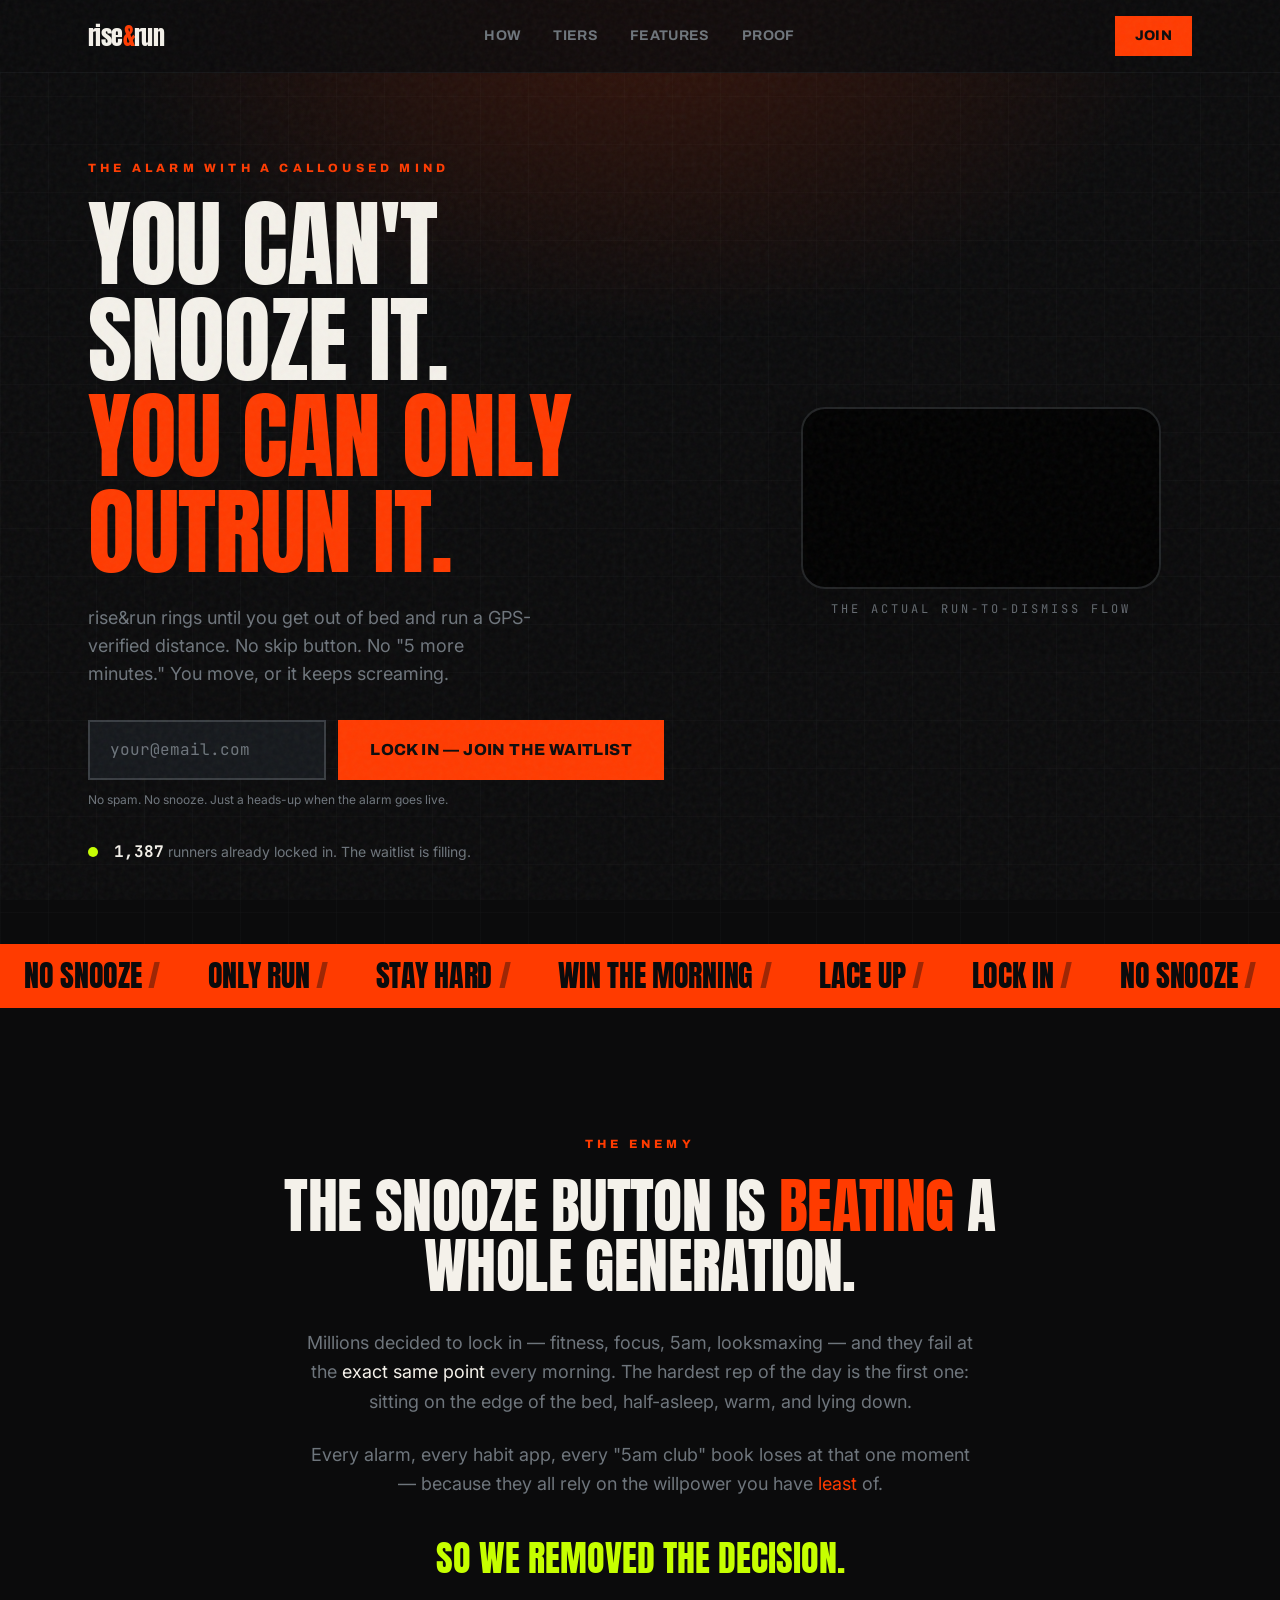
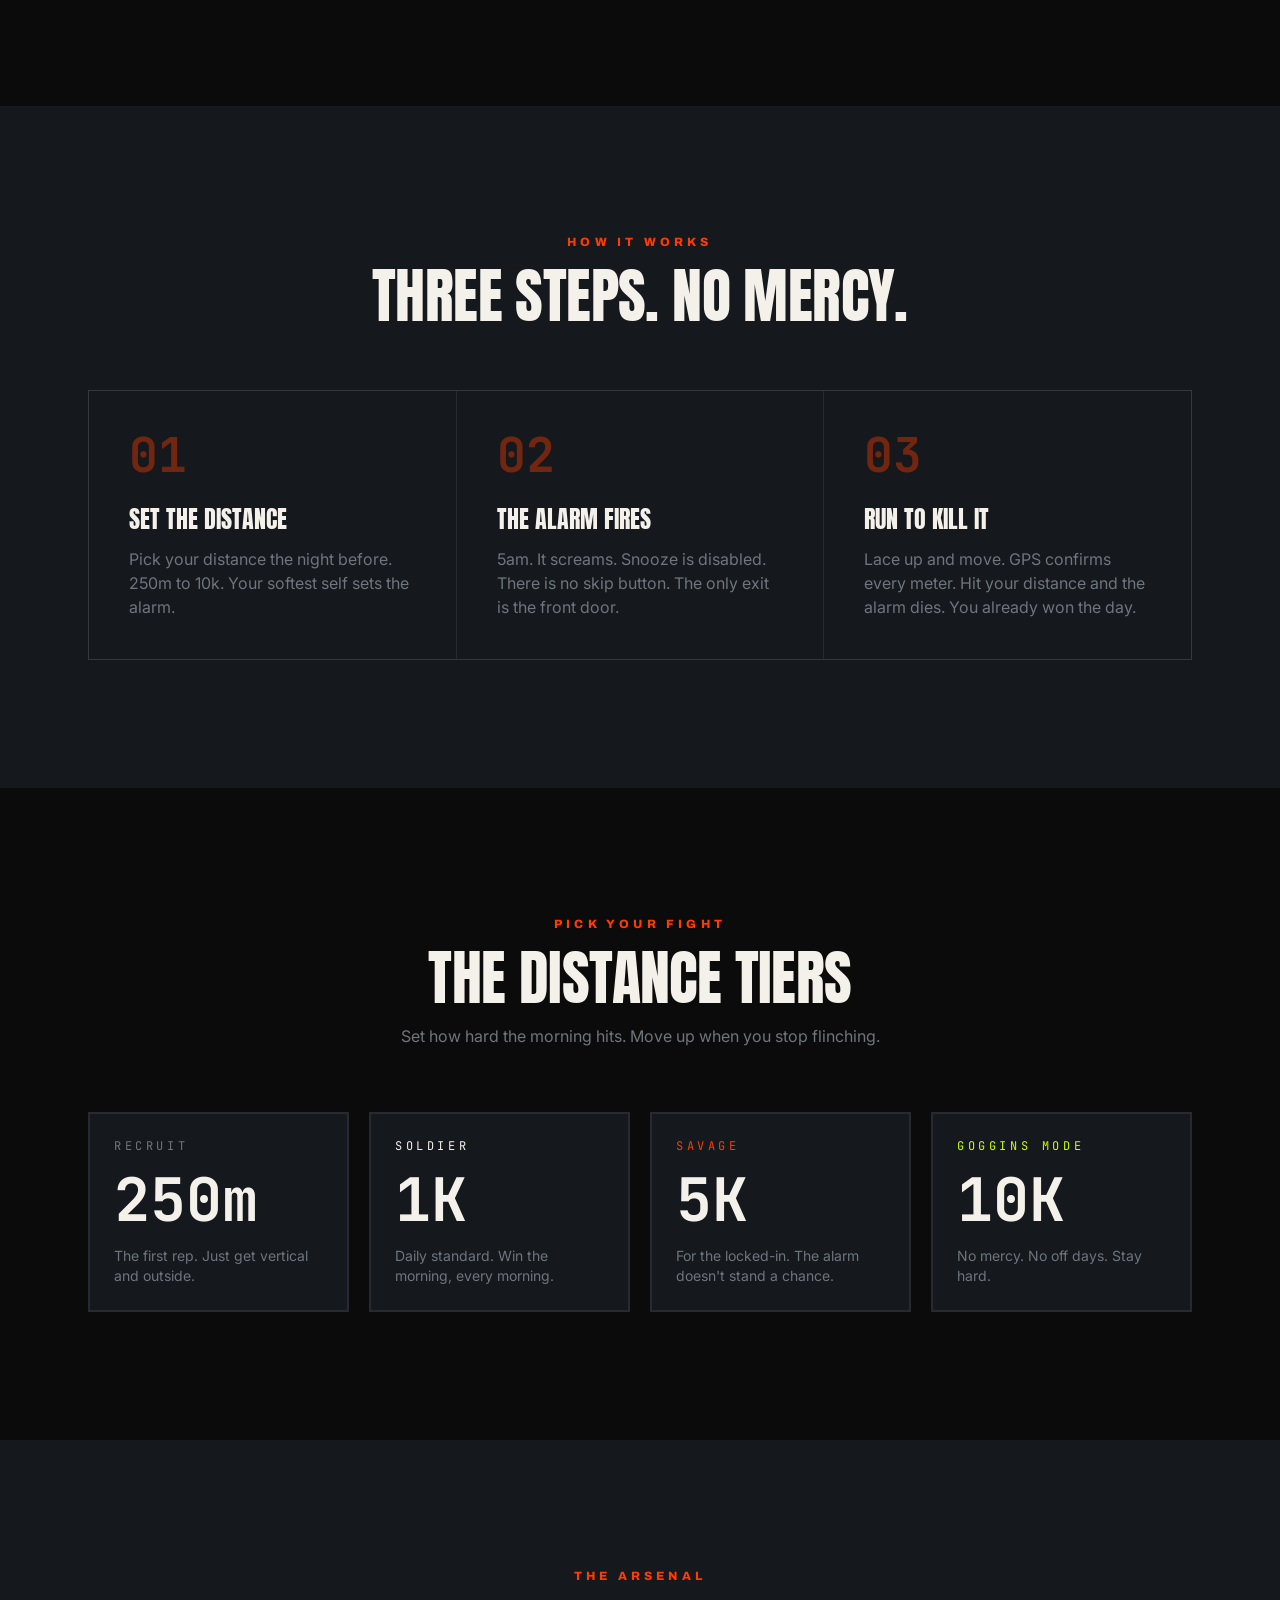
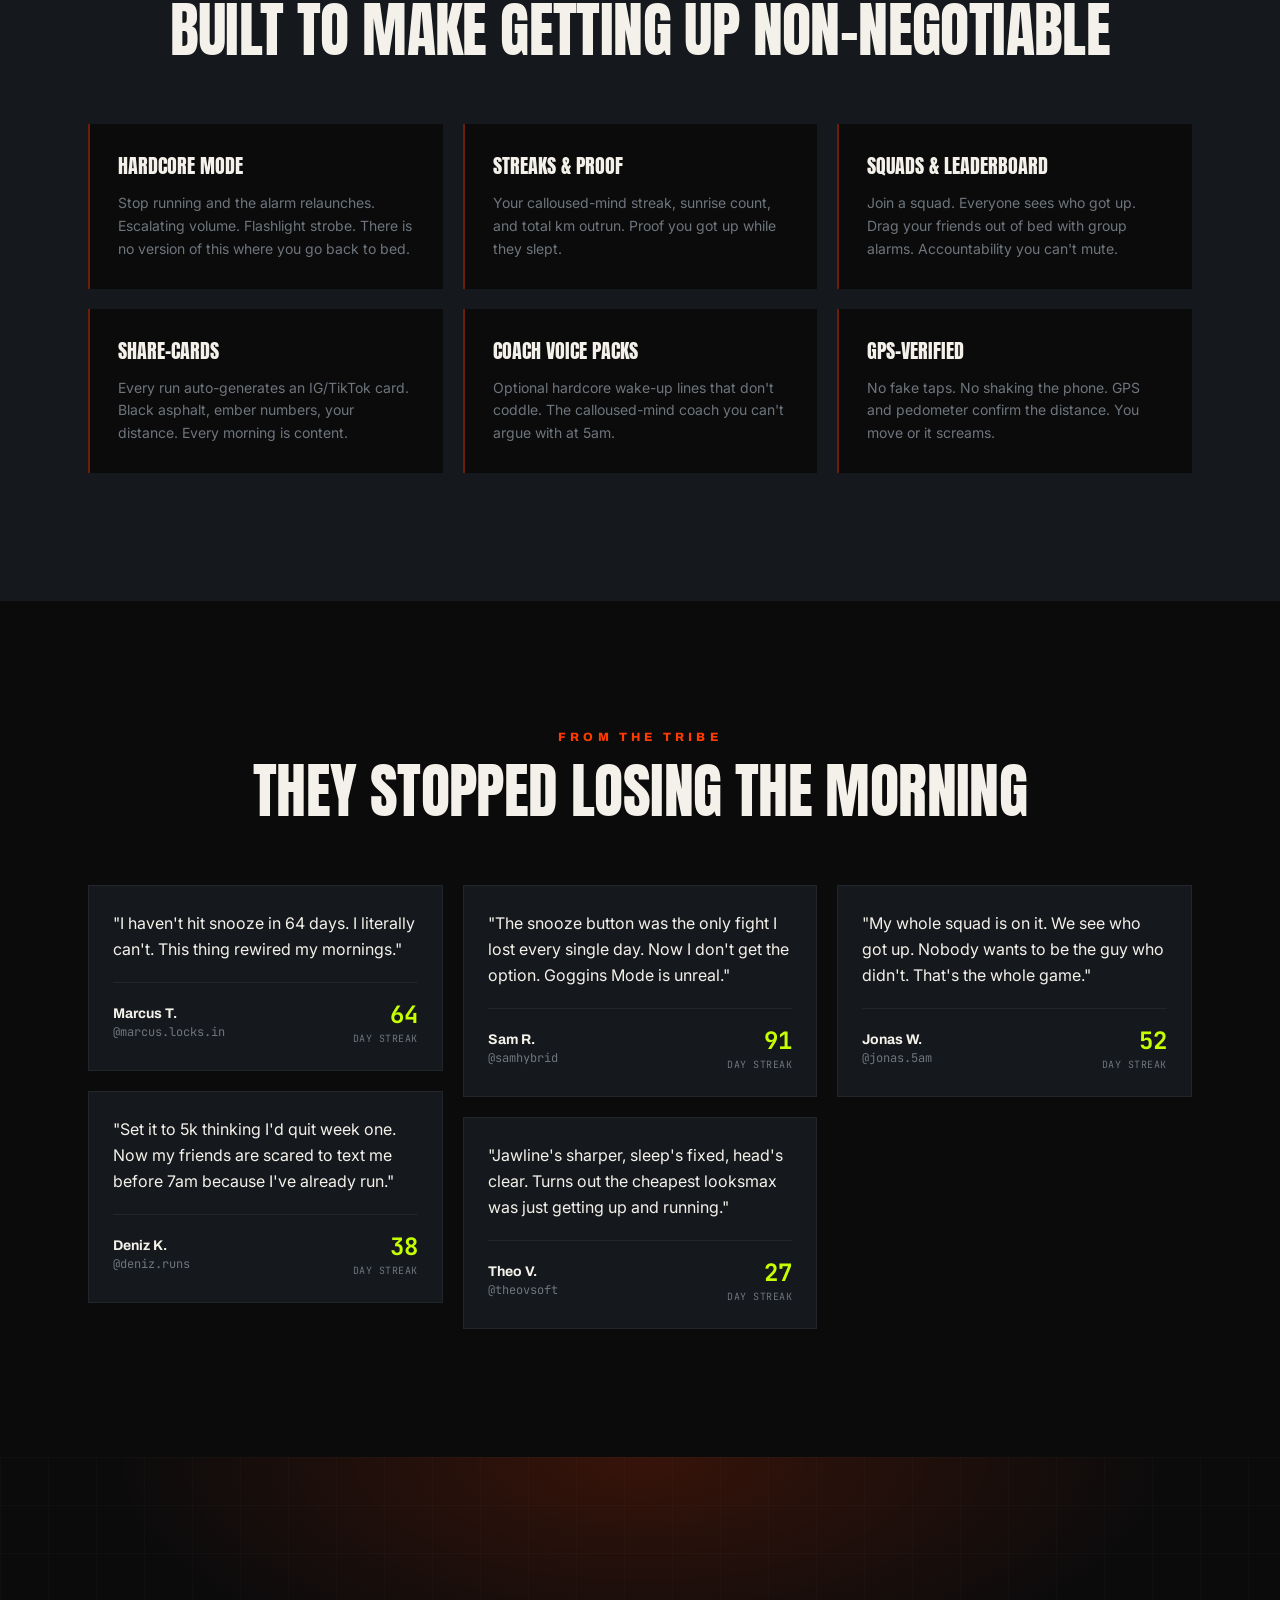
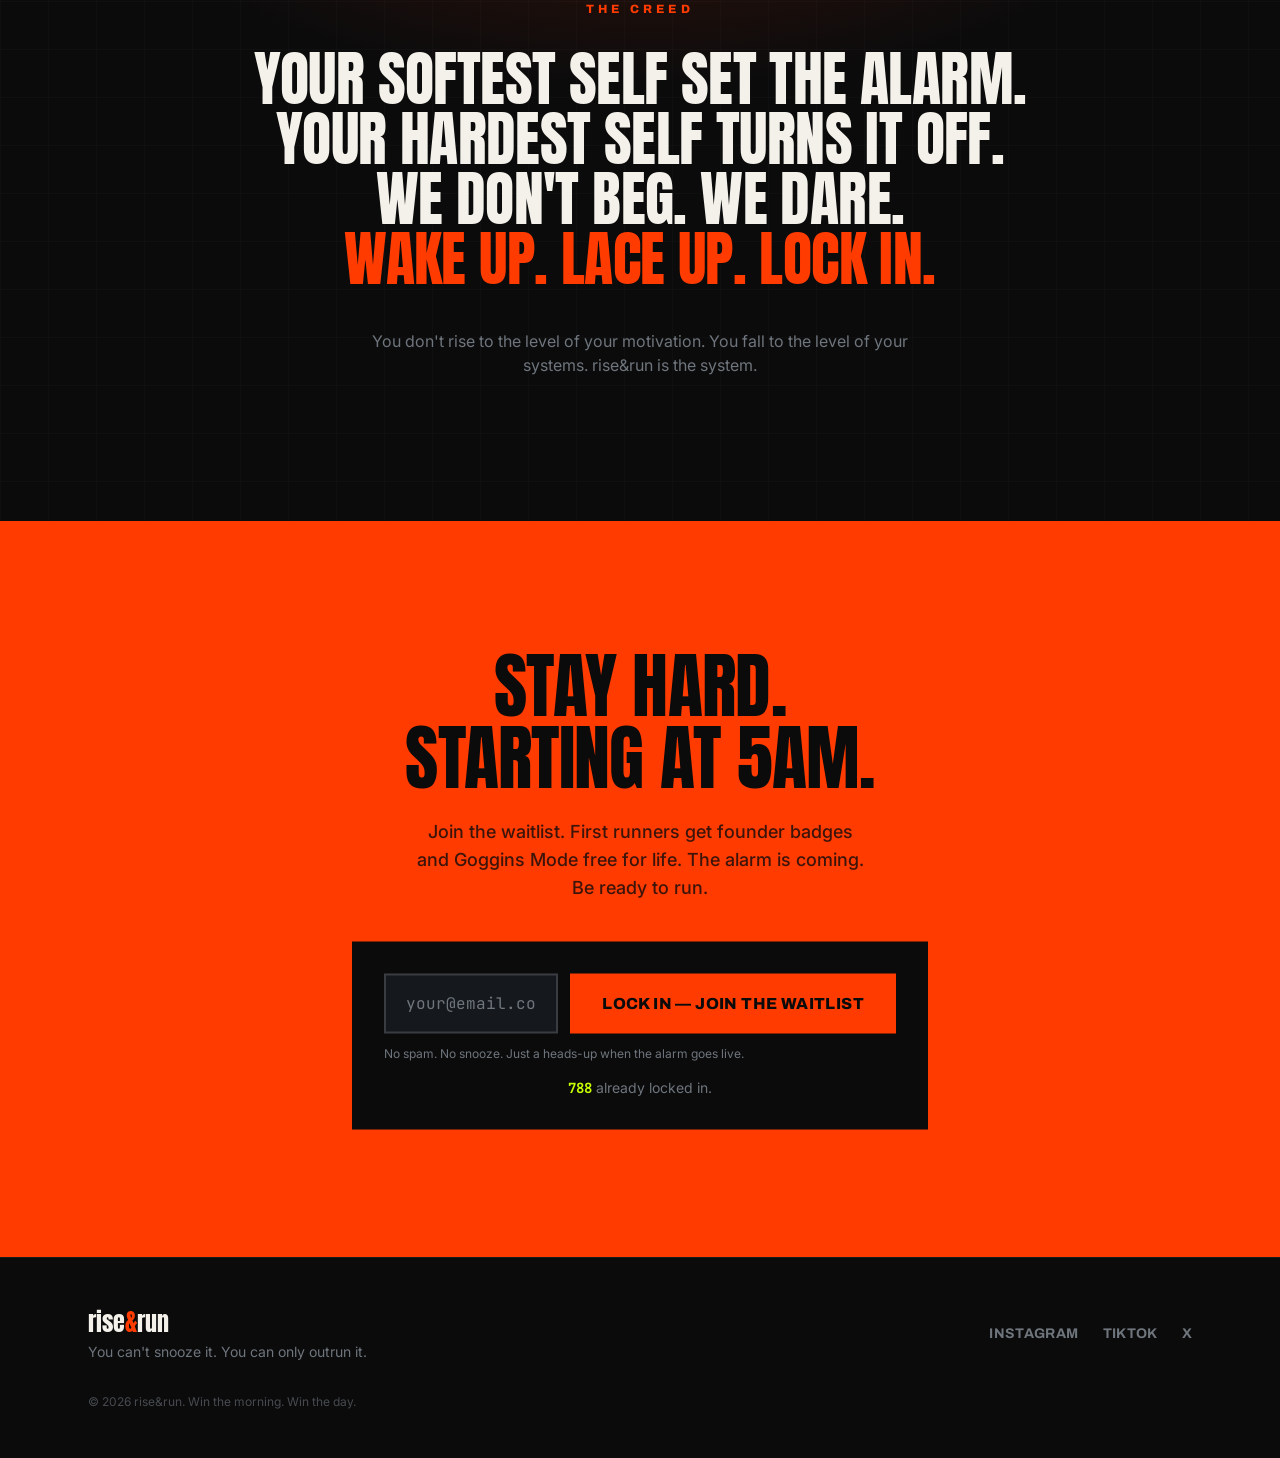
<file: index.html>
<!doctype html>
<html lang="en" class="scroll-smooth">
  <head>
    <meta charset="UTF-8" />
    <link rel="icon" type="image/svg+xml" href="./favicon.svg" />
    <meta name="viewport" content="width=device-width, initial-scale=1.0" />
    <meta name="theme-color" content="#0B0B0C" />

    <title>rise&amp;run — You can't snooze it. You can only outrun it.</title>
    <meta
      name="description"
      content="rise&run is the alarm you can't snooze. It rings until you get out of bed and run a GPS-verified distance. No skip button. No 5 more minutes. Join the waitlist."
    />

    <!-- Open Graph / social share -->
    <meta property="og:title" content="rise&run — You can't snooze it. You can only outrun it." />
    <meta
      property="og:description"
      content="The alarm you can't snooze — you can only outrun it. GPS-verified. No mercy. Join the waitlist."
    />
    <meta property="og:type" content="website" />
    <meta name="twitter:card" content="summary_large_image" />

    <!-- Fonts: Anton (display), Archivo (condensed), Inter (body), JetBrains Mono (stats) -->
    <link rel="preconnect" href="https://fonts.googleapis.com" />
    <link rel="preconnect" href="https://fonts.gstatic.com" crossorigin />
    <link
      href="https://fonts.googleapis.com/css2?family=Anton&family=Archivo:wght@600;700;800;900&family=Inter:wght@400;500;600;700&family=JetBrains+Mono:wght@500;700&display=swap"
      rel="stylesheet"
    />
    <script type="module" crossorigin src="./assets/index-BQJxY1J9.js"></script>
    <link rel="stylesheet" crossorigin href="./assets/index-_lYFduvm.css">
  </head>
  <body class="bg-ink text-bone antialiased">
    <div id="root"></div>
  </body>
</html>
</file>
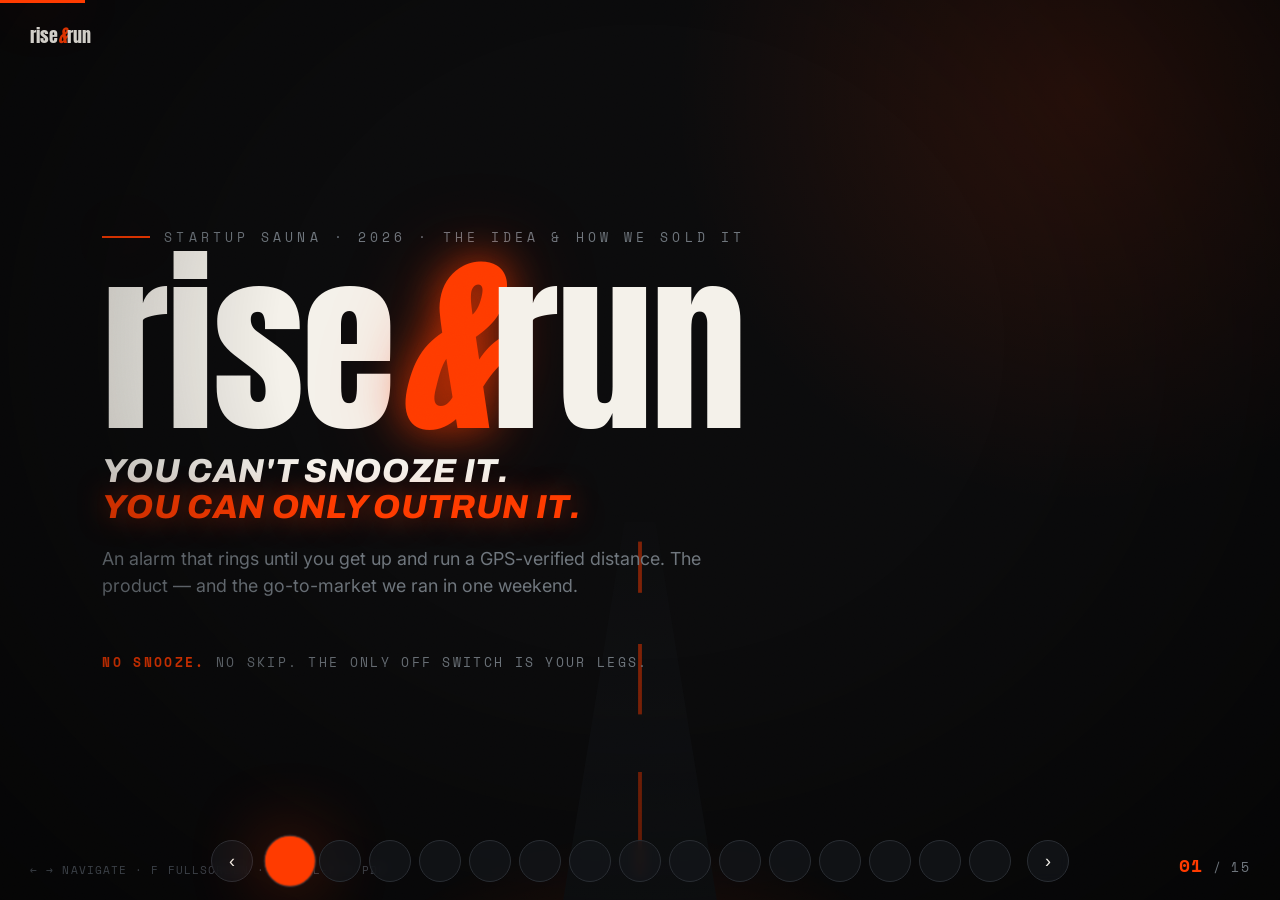
<file: deck/index.html>
<!DOCTYPE html>
<html lang="en">
<head>
<meta charset="UTF-8" />
<meta name="viewport" content="width=device-width, initial-scale=1.0" />
<title>rise&amp;run — pitch deck</title>

<!--
  ============================================================================
  rise&run — PITCH DECK  (single self-contained file, no build step)
  ============================================================================
  COMBINED DECK: product fundamentals + a tight ~4-slide marketing/traction
  section with real Reddit proof. Built for a sales/marketing hackathon
  judged on "the idea AND how you sell it."

  HOW TO PRESENT
    1. Open this file in any modern browser (double-click index.html, or
       drag it into Chrome/Safari/Firefox).
    2. Navigate:
         →  /  Space  /  PageDown   = next slide
         ←  /  PageUp               = previous slide
         click the on-screen ‹ ›  or the dots at the bottom
         Home / End                = jump to first / last slide
    3. Press  f  for fullscreen (presentation mode).
    4. The slide counter (bottom-right) shows where you are.

  HOW TO EXPORT A PDF (this is how it gets sent to the judge)
    1. Press  Cmd-P  (Mac)  /  Ctrl-P  (Win/Linux).
    2. Destination: "Save as PDF".
    3. Layout: Landscape.   Margins: None.
    4. IMPORTANT: enable "Background graphics" so the black/ember art prints.
    5. Save → one clean slide per page.

  Screenshots (shot-getdisciplined.jpg, shot-sideproject.jpg) are local files
  in this folder. Fonts load from Google Fonts with system-font fallbacks, so
  the deck still renders fully offline.
  ============================================================================
-->

<link rel="preconnect" href="https://fonts.googleapis.com" />
<link rel="preconnect" href="https://fonts.gstatic.com" crossorigin />
<link href="https://fonts.googleapis.com/css2?family=Anton&family=Archivo:ital,wght@0,400..900;1,400..900&family=Inter:wght@400;500;600;700;800&family=Space+Mono:wght@400;700&display=swap" rel="stylesheet" />

<style>
  /* ===================== TOKENS ===================== */
  :root{
    --ink:#0B0B0C;
    --surface:#15181C;
    --ember:#FF3B00;
    --lime:#C6FF00;
    --bone:#F4F1EA;
    --steel:#6E757C;

    --ember-glow: 0 0 60px rgba(255,59,0,.45);
    --display: "Anton", "Archivo", "Arial Narrow", system-ui, sans-serif;
    --cond:    "Archivo", "Arial Narrow", system-ui, sans-serif;
    --body:    "Inter", system-ui, -apple-system, sans-serif;
    --mono:    "Space Mono", ui-monospace, "SFMono-Regular", monospace;
  }

  *{ box-sizing:border-box; margin:0; padding:0; }
  html,body{ height:100%; }
  body{
    background:var(--ink);
    color:var(--bone);
    font-family:var(--body);
    -webkit-font-smoothing:antialiased;
    overflow:hidden;
  }

  /* ===================== GLOBAL TEXTURE ===================== */
  /* film grain + vignette, fixed across the whole viewport */
  .grain, .vignette{
    position:fixed; inset:0; pointer-events:none; z-index:50;
  }
  .grain{
    opacity:.06; mix-blend-mode:overlay;
    background-image:url("data:image/svg+xml,%3Csvg xmlns='http://www.w3.org/2000/svg' width='160' height='160'%3E%3Cfilter id='n'%3E%3CfeTurbulence type='fractalNoise' baseFrequency='0.9' numOctaves='2' stitchTiles='stitch'/%3E%3C/filter%3E%3Crect width='100%25' height='100%25' filter='url(%23n)'/%3E%3C/svg%3E");
  }
  .vignette{
    background:radial-gradient(ellipse at 50% 38%, transparent 40%, rgba(0,0,0,.55) 100%);
    z-index:49;
  }

  /* ===================== DECK / SLIDES ===================== */
  .deck{ position:relative; height:100vh; width:100vw; }

  .slide{
    position:absolute; inset:0;
    display:none;
    flex-direction:column; justify-content:center;
    padding:6vh 8vw;
    opacity:0;
    transform:translateY(14px);
    transition:opacity .5s ease, transform .5s ease;
    overflow:hidden;
  }
  .slide.active{ display:flex; opacity:1; transform:none; }

  /* slide-level radial ember bloom (cheap depth) */
  .slide::before{
    content:""; position:absolute; z-index:0; pointer-events:none;
    width:75vw; height:75vw; right:-22vw; top:-30vw; border-radius:50%;
    background:radial-gradient(circle, rgba(255,59,0,.13) 0%, transparent 60%);
  }
  .slide > *{ position:relative; z-index:1; }

  /* section divider tint — marketing slides get a faint lime bloom */
  .slide.mktg::before{
    background:radial-gradient(circle, rgba(198,255,0,.10) 0%, transparent 60%);
  }

  /* kicker / eyebrow */
  .kicker{
    font-family:var(--mono);
    font-size:clamp(11px,1vw,14px);
    letter-spacing:.32em; text-transform:uppercase;
    color:var(--steel);
    display:flex; align-items:center; gap:14px;
    margin-bottom:2.4vh;
  }
  .kicker .num{ color:var(--ember); }
  .kicker .bar{ flex:0 0 48px; height:2px; background:var(--ember); box-shadow:var(--ember-glow); }
  .slide.mktg .kicker .num{ color:var(--lime); }
  .slide.mktg .kicker .bar{ background:var(--lime); box-shadow:0 0 60px rgba(198,255,0,.4); }
  .kicker .seg{ color:var(--lime); letter-spacing:.18em; }

  h1,h2{
    font-family:var(--display);
    font-weight:400;
    line-height:.92;
    letter-spacing:.005em;
    text-transform:uppercase;
  }
  .h-xl{ font-size:clamp(44px,8.4vw,150px); }
  .h-lg{ font-size:clamp(34px,5.6vw,92px); }
  .h-md{ font-size:clamp(28px,4.2vw,66px); }

  .ember{ color:var(--ember); text-shadow:0 0 28px rgba(255,59,0,.55); }
  .lime{ color:var(--lime); text-shadow:0 0 22px rgba(198,255,0,.45); }
  .steel{ color:var(--steel); }

  .lede{
    font-size:clamp(16px,1.7vw,24px);
    line-height:1.5; color:#cdc8bd; max-width:62ch;
    margin-top:2.6vh; font-weight:400;
  }
  .lede strong{ color:var(--bone); font-weight:700; }

  /* pull-quote / the hard one-liner that closes most slides */
  .punch{
    margin-top:auto;
    border-left:4px solid var(--ember);
    padding:.7em 0 .7em 1.1em;
    font-family:var(--cond);
    font-weight:800; font-style:italic;
    font-size:clamp(15px,1.7vw,24px);
    line-height:1.25; color:var(--bone);
    text-transform:uppercase; letter-spacing:.01em;
    max-width:70ch;
  }
  .punch.lime-rule{ border-color:var(--lime); }

  /* bullet list — hard imperative */
  ul.hard{ list-style:none; margin-top:3vh; display:grid; gap:1.4vh; max-width:78ch; }
  ul.hard li{
    position:relative; padding-left:34px;
    font-size:clamp(15px,1.55vw,21px); line-height:1.4; color:#d6d2c8;
  }
  ul.hard li::before{
    content:"›"; position:absolute; left:0; top:-2px;
    color:var(--ember); font-family:var(--display); font-size:1.25em; line-height:1;
  }
  ul.hard li strong{ color:var(--bone); }
  ul.hard li em{ color:var(--ember); font-style:normal; font-weight:700; }

  /* ===================== TITLE SLIDE ===================== */
  .title-wrap{ display:flex; flex-direction:column; height:100%; justify-content:center; }
  .wordmark{
    font-family:var(--display);
    font-size:clamp(64px,15vw,260px);
    line-height:.82; text-transform:lowercase; letter-spacing:-.01em;
  }
  .wordmark .amp{
    color:var(--ember);
    text-shadow:0 0 40px rgba(255,59,0,.7), 0 0 90px rgba(255,59,0,.35);
    font-style:italic;
  }
  .title-tag{
    font-family:var(--cond); font-weight:800; font-style:italic; text-transform:uppercase;
    font-size:clamp(18px,2.6vw,40px); letter-spacing:.02em; margin-top:3vh; line-height:1.1;
  }
  .title-sub{ color:var(--steel); margin-top:2.2vh; font-size:clamp(14px,1.4vw,20px); max-width:60ch; line-height:1.5; }
  .title-foot{
    font-family:var(--mono); color:var(--steel); letter-spacing:.18em; text-transform:uppercase;
    font-size:clamp(11px,1vw,13px); margin-top:6vh;
  }
  .title-foot b{ color:var(--ember); }

  /* ===================== STAT BLOCKS ===================== */
  .stat-row{ display:flex; flex-wrap:wrap; gap:clamp(20px,4vw,72px); margin-top:4vh; }
  .stat{ min-width:140px; }
  .stat .big{
    font-family:var(--display); font-size:clamp(40px,6vw,104px); line-height:.9; color:var(--ember);
    text-shadow:0 0 30px rgba(255,59,0,.4);
  }
  .stat .big.lime{ color:var(--lime); text-shadow:0 0 26px rgba(198,255,0,.4); }
  .stat .label{ font-family:var(--mono); text-transform:uppercase; letter-spacing:.14em; color:var(--steel); font-size:clamp(11px,1vw,14px); margin-top:1vh; line-height:1.4; }

  /* ===================== NUMBERED STEPS (solution) ===================== */
  .steps{ display:grid; grid-template-columns:repeat(auto-fit,minmax(210px,1fr)); gap:clamp(16px,2vw,28px); margin-top:4vh; }
  .step{
    border:1px solid #2a2e34; border-top:3px solid var(--ember);
    background:linear-gradient(180deg, rgba(255,59,0,.05), rgba(21,24,28,.4));
    padding:22px; border-radius:6px;
  }
  .step .n{ font-family:var(--display); color:var(--ember); font-size:clamp(28px,3.4vw,48px); line-height:1; }
  .step p{ margin-top:12px; font-size:clamp(14px,1.3vw,18px); line-height:1.4; color:#d6d2c8; }
  .step p b{ color:var(--bone); }

  /* ===================== PRODUCT FEATURE GRID ===================== */
  .feat-grid{ display:grid; grid-template-columns:repeat(3,1fr); gap:clamp(14px,1.6vw,22px); margin-top:3.4vh; }
  .feat{
    border:1px solid #23272d; border-radius:6px; padding:18px 20px;
    background:rgba(21,24,28,.55);
  }
  .feat h3{ font-family:var(--cond); text-transform:uppercase; font-weight:800; letter-spacing:.02em; font-size:clamp(14px,1.3vw,18px); color:var(--ember); margin-bottom:8px; }
  .feat p{ font-size:clamp(13px,1.2vw,16px); line-height:1.4; color:#cbc7bd; }

  /* tier ladder */
  .tiers{ display:flex; flex-wrap:wrap; gap:10px; margin-top:3vh; align-items:stretch; }
  .tier{
    flex:1 1 150px; border:1px solid #2a2e34; border-radius:6px; padding:14px 16px;
    background:rgba(21,24,28,.5); position:relative;
  }
  .tier .t-name{ font-family:var(--cond); font-weight:800; text-transform:uppercase; letter-spacing:.03em; font-size:clamp(14px,1.3vw,19px); }
  .tier .t-dist{ font-family:var(--mono); color:var(--steel); font-size:13px; margin-top:6px; }
  .tier:nth-child(1) .t-name{ color:#9aa0a6; }
  .tier:nth-child(2) .t-name{ color:var(--bone); }
  .tier:nth-child(3) .t-name{ color:var(--ember); }
  .tier:nth-child(4){ border-color:var(--ember); box-shadow:var(--ember-glow); }
  .tier:nth-child(4) .t-name{ color:var(--ember); }

  /* ===================== MARKET (TAM/SAM/SOM) ===================== */
  .market{ display:grid; grid-template-columns:1.1fr 1fr; gap:3vw; align-items:center; margin-top:2vh; }
  .rings{ position:relative; width:min(30vh,320px); aspect-ratio:1; margin:0 auto; }
  .ring{
    position:absolute; border-radius:50%; display:flex; align-items:flex-start; justify-content:center;
    border:2px solid; padding-top:14px; font-family:var(--mono); text-transform:uppercase; letter-spacing:.12em; font-size:clamp(10px,.95vw,13px);
  }
  .ring.tam{ inset:0; border-color:#33373d; color:var(--steel); background:radial-gradient(circle, rgba(110,117,124,.05), transparent 70%); }
  .ring.sam{ inset:18%; border-color:rgba(255,59,0,.5); color:#d8d4ca; background:radial-gradient(circle, rgba(255,59,0,.07), transparent 70%); }
  .ring.som{ inset:38%; border-color:var(--ember); color:var(--ember); box-shadow:var(--ember-glow); background:radial-gradient(circle, rgba(255,59,0,.18), transparent 70%); padding-top:0; align-items:center; }
  .ring.som b{ font-family:var(--display); font-size:clamp(18px,2.4vw,34px); letter-spacing:0; }
  .market-list{ display:grid; gap:1.8vh; }
  .market-list .m{ border-left:3px solid #2a2e34; padding-left:16px; }
  .market-list .m.tam{ border-color:var(--steel); }
  .market-list .m.sam{ border-color:rgba(255,59,0,.6); }
  .market-list .m.som{ border-color:var(--ember); }
  .market-list .m .k{ font-family:var(--display); font-size:clamp(18px,2vw,28px); }
  .market-list .m.tam .k{ color:var(--steel); }
  .market-list .m.sam .k{ color:#e7e3d9; }
  .market-list .m.som .k{ color:var(--ember); }
  .market-list .m p{ font-size:clamp(13px,1.2vw,16px); color:#cbc7bd; line-height:1.4; margin-top:4px; }
  .market-list .m p b{ color:var(--lime); }
  .disclaimer{ font-family:var(--mono); color:var(--steel); font-size:11px; letter-spacing:.06em; margin-top:1.4vh; }

  /* ===================== BUSINESS MODEL ===================== */
  .biz-grid{ display:grid; grid-template-columns:repeat(auto-fit,minmax(220px,1fr)); gap:clamp(14px,1.6vw,22px); margin-top:3.4vh; }
  .biz{
    border:1px solid #23272d; border-radius:8px; padding:20px 22px; background:rgba(21,24,28,.55);
  }
  .biz.pro{ border-color:var(--ember); box-shadow:var(--ember-glow); background:linear-gradient(180deg, rgba(255,59,0,.08), rgba(21,24,28,.5)); }
  .biz .tag{ font-family:var(--mono); text-transform:uppercase; letter-spacing:.16em; font-size:11px; color:var(--steel); }
  .biz.pro .tag{ color:var(--ember); }
  .biz .price{ font-family:var(--display); font-size:clamp(26px,3.2vw,46px); line-height:1; margin:8px 0 12px; }
  .biz.pro .price{ color:var(--ember); }
  .biz .price small{ font-family:var(--mono); font-size:13px; color:var(--steel); letter-spacing:.04em; }
  .biz ul{ list-style:none; display:grid; gap:7px; }
  .biz ul li{ font-size:clamp(13px,1.15vw,15px); color:#cbc7bd; padding-left:18px; position:relative; line-height:1.35; }
  .biz ul li::before{ content:"+"; position:absolute; left:0; color:var(--lime); font-weight:700; }
  /* slide 7: explicit flow with a centered arrow between Free and PRO */
  .biz-grid.biz-flow{ grid-template-columns:1fr auto 1.15fr 1fr; align-items:center; }
  .biz-arrow{
    align-self:center; justify-self:center; text-align:center;
    font-family:var(--display); color:var(--ember);
    font-size:clamp(24px,3vw,46px); line-height:1; text-shadow:var(--ember-glow);
  }

  /* ===================== FLYWHEEL (GTM) ===================== */
  .flywheel{ display:flex; flex-wrap:wrap; align-items:center; gap:10px; margin-top:3.4vh; }
  .fw-node{
    border:1px solid #2a2e34; border-radius:40px; padding:11px 20px;
    font-family:var(--cond); font-weight:800; text-transform:uppercase; letter-spacing:.03em;
    font-size:clamp(12px,1.2vw,17px); background:rgba(21,24,28,.6); white-space:nowrap;
  }
  .fw-node.hot{ border-color:var(--ember); color:var(--ember); box-shadow:var(--ember-glow); }
  .fw-arrow{ color:var(--ember); font-family:var(--display); font-size:clamp(18px,2vw,28px); }
  .fw-arrow.loop{ color:var(--lime); }

  /* ===================== COMPETITION TABLE ===================== */
  .comp-wrap{ margin-top:3vh; overflow-x:auto; }
  table.comp{ width:100%; border-collapse:collapse; font-size:clamp(12px,1.15vw,16px); }
  table.comp th, table.comp td{ padding:14px 12px; text-align:center; border-bottom:1px solid #23272d; }
  table.comp th{ font-family:var(--mono); text-transform:uppercase; letter-spacing:.08em; font-size:clamp(10px,.9vw,12px); color:var(--steel); font-weight:400; vertical-align:bottom; line-height:1.3; }
  table.comp td:first-child, table.comp th:first-child{ text-align:left; font-weight:600; }
  table.comp tr.us{ background:linear-gradient(90deg, rgba(255,59,0,.12), transparent); }
  table.comp tr.us td:first-child{ font-family:var(--cond); font-weight:800; text-transform:lowercase; font-size:1.25em; color:var(--ember); }
  .yes{ color:var(--lime); font-weight:700; font-size:1.2em; }
  .no{ color:#454a50; font-size:1.1em; }
  .partial{ color:var(--steel); font-size:1.1em; }

  /* ===================== ROADMAP ===================== */
  .road{ display:grid; grid-template-columns:repeat(5,1fr); gap:0; margin-top:4vh; position:relative; }
  .road::before{ content:""; position:absolute; left:0; right:0; top:14px; height:2px; background:linear-gradient(90deg,var(--ember),var(--lime)); opacity:.5; }
  .milestone{ padding-right:14px; }
  .milestone .dot{ width:14px; height:14px; border-radius:50%; background:var(--ember); position:relative; z-index:1; box-shadow:var(--ember-glow); margin-bottom:18px; }
  .milestone:last-child .dot{ background:var(--lime); box-shadow:0 0 24px rgba(198,255,0,.5); }
  .milestone .q{ font-family:var(--display); color:var(--ember); font-size:clamp(16px,1.8vw,26px); }
  .milestone:last-child .q{ color:var(--lime); }
  .milestone .m-list{ font-size:clamp(12px,1.1vw,15px); color:#cbc7bd; line-height:1.45; margin-top:8px; }
  .milestone.done .dot{ background:var(--lime); box-shadow:0 0 24px rgba(198,255,0,.5); }
  .milestone.done .q{ color:var(--lime); }

  /* ===================== PROOF / SCREENSHOTS ===================== */
  .proof{ display:grid; grid-template-columns:auto 1fr; gap:clamp(24px,4vw,64px); align-items:center; margin-top:2.6vh; }
  .proof.two{ grid-template-columns:auto auto 1fr; gap:clamp(16px,2.4vw,40px); }
  .shot-frame{
    border:1px solid #2a2e34; border-radius:14px; padding:10px;
    background:linear-gradient(180deg, rgba(255,59,0,.08), rgba(21,24,28,.65));
    box-shadow:0 24px 60px rgba(0,0,0,.55), var(--ember-glow);
    width:min(20vh,165px);
  }
  .shot-frame.lime-frame{
    background:linear-gradient(180deg, rgba(198,255,0,.08), rgba(21,24,28,.65));
    box-shadow:0 24px 60px rgba(0,0,0,.55), 0 0 50px rgba(198,255,0,.3);
  }
  .shot-frame img{
    display:block; width:100%; height:auto; border-radius:8px;
    max-height:46vh; object-fit:cover; object-position:top;
  }
  .shot-frame .cap{ font-family:var(--mono); font-size:11px; letter-spacing:.1em; text-transform:uppercase; color:var(--steel); text-align:center; margin-top:8px; }
  .proof-read{ display:grid; gap:2.2vh; }
  .proof-read .quote{
    font-family:var(--cond); font-weight:800; font-style:italic; text-transform:uppercase;
    font-size:clamp(20px,2.8vw,42px); line-height:1.04; color:var(--bone);
  }
  .proof-read .src{ font-family:var(--mono); color:var(--steel); font-size:clamp(11px,1vw,14px); letter-spacing:.14em; text-transform:uppercase; }
  .proof-read ul.hard{ margin-top:.5vh; }
  ul.hard li em.limetag{ color:var(--lime); }
  @media (max-width:820px){ .proof, .proof.two{ grid-template-columns:1fr; } .shot-frame{ width:min(40vw,200px); margin:0 auto; } }

  /* subreddit chip cloud (execution slide) */
  .subs{ display:flex; flex-wrap:wrap; gap:8px 9px; margin-top:3vh; max-width:88ch; }
  .sub{
    font-family:var(--mono); font-size:clamp(11px,1.05vw,15px);
    border:1px solid #2a2e34; border-radius:30px; padding:7px 14px;
    color:#cbc7bd; background:rgba(21,24,28,.55); white-space:nowrap;
  }
  .sub.hot{ border-color:var(--ember); color:var(--ember); box-shadow:0 0 20px rgba(255,59,0,.25); }

  /* ===================== THE ASK / CLOSE ===================== */
  .ask-wrap{ display:flex; flex-direction:column; height:100%; justify-content:center; }
  .ask-cta{
    font-family:var(--display); text-transform:lowercase; font-size:clamp(30px,5vw,84px);
    margin-top:5vh; line-height:.95;
  }
  .ask-line{
    font-family:var(--cond); font-weight:800; font-style:italic; text-transform:uppercase;
    color:var(--lime); font-size:clamp(18px,2.4vw,38px); margin-top:3vh; letter-spacing:.02em;
  }

  /* ===================== CHROME: NAV / DOTS / COUNTER / PROGRESS ===================== */
  .progress{ position:fixed; top:0; left:0; height:3px; background:var(--ember); box-shadow:var(--ember-glow); z-index:60; transition:width .4s ease; width:0; }

  .brandmark{ position:fixed; top:22px; left:30px; z-index:60; font-family:var(--display); text-transform:lowercase; font-size:18px; letter-spacing:0; color:var(--bone); opacity:.85; }
  .brandmark .amp{ color:var(--ember); font-style:italic; }

  .counter{
    position:fixed; bottom:22px; right:30px; z-index:60;
    font-family:var(--mono); letter-spacing:.1em; color:var(--steel); font-size:13px;
  }
  .counter b{ color:var(--ember); font-size:18px; }

  .nav-btns{ position:fixed; bottom:18px; left:50%; transform:translateX(-50%); z-index:60; display:flex; align-items:center; gap:16px; }
  .nav-btns button{
    background:rgba(21,24,28,.7); border:1px solid #2a2e34; color:var(--bone);
    width:42px; height:42px; border-radius:50%; cursor:pointer; font-size:18px;
    display:grid; place-items:center; transition:.18s; backdrop-filter:blur(6px);
  }
  .nav-btns button:hover{ border-color:var(--ember); color:var(--ember); box-shadow:var(--ember-glow); }

  .dots{ display:flex; gap:8px; align-items:center; }
  .dot-btn{ width:9px; height:9px; border-radius:50%; background:#2f343b; border:none; cursor:pointer; padding:0; transition:.2s; }
  .dot-btn:hover{ background:var(--steel); }
  .dot-btn.active{ background:var(--ember); box-shadow:var(--ember-glow); transform:scale(1.25); }

  .hint{ position:fixed; bottom:22px; left:30px; z-index:60; font-family:var(--mono); color:#3c4148; font-size:11px; letter-spacing:.1em; text-transform:uppercase; }

  /* SVG road-to-horizon on title */
  .road-svg{ position:absolute; inset:auto 0 0 0; width:100%; height:42vh; z-index:0; opacity:.55; }

  /* ===================== RESPONSIVE ===================== */
  @media (max-width:820px){
    .market{ grid-template-columns:1fr; gap:3vh; }
    .road{ grid-template-columns:1fr 1fr; gap:24px 16px; }
    .road::before{ display:none; }
    .biz-grid, .feat-grid{ grid-template-columns:1fr 1fr; }
    .biz-grid.biz-flow{ grid-template-columns:1fr 1fr; }
    .biz-grid.biz-flow .biz-arrow{ display:none; }
    .slide{ padding:8vh 7vw; }
    .nav-btns{ gap:10px; }
    .dots{ display:none; }
  }
  @media (max-width:520px){
    .biz-grid, .feat-grid, .steps{ grid-template-columns:1fr; }
    .biz-grid.biz-flow{ grid-template-columns:1fr; }
    .road{ grid-template-columns:1fr; }
  }

  /* ===================== PRINT (Cmd/Ctrl-P → Save as PDF) ===================== */
  @page{ size:1280px 720px; margin:0; }
  @media print{
    html,body{ height:auto; overflow:visible; background:var(--ink); }
    body{ -webkit-print-color-adjust:exact; print-color-adjust:exact; }
    .grain,.vignette,.progress,.brandmark,.counter,.nav-btns,.hint{ display:none !important; }
    .deck{ height:auto; }
    .slide{
      display:flex !important; opacity:1 !important; transform:none !important;
      position:relative; inset:auto;
      width:1280px; height:720px;
      page-break-after:always; break-after:page;
      -webkit-print-color-adjust:exact; print-color-adjust:exact;
    }
    .slide:last-child{ page-break-after:auto; break-after:auto; }
    .slide::before{ -webkit-print-color-adjust:exact; print-color-adjust:exact; }
    /* slide 11 proof: force side-by-side, fixed px (vh is unreliable in print), fit 720px page */
    .proof, .proof.two{ grid-template-columns:150px 150px 1fr !important; gap:30px !important; align-items:start !important; margin-top:10px !important; }
    .shot-frame{ width:150px !important; padding:6px !important; }
    .shot-frame img{ max-height:300px !important; height:300px !important; object-fit:cover; object-position:top; }
    .shot-frame .cap{ font-size:9px !important; }
    .proof-read{ gap:14px !important; }
    .proof-read .quote{ font-size:24px !important; line-height:1.05 !important; }
    .proof-read .pt, .proof-read li, .proof-read p{ font-size:13px !important; }
    .proof-read .punch, .lime-rule{ font-size:16px !important; margin-top:8px !important; }
  }
</style>
</head>
<body>

<div class="grain"></div>
<div class="vignette"></div>
<div class="progress" id="progress"></div>
<div class="brandmark">rise<span class="amp">&amp;</span>run</div>

<main class="deck" id="deck">

  <!-- ============ SLIDE 1 — TITLE ============ -->
  <section class="slide" data-title="Title">
    <svg class="road-svg" viewBox="0 0 1000 400" preserveAspectRatio="xMidYMax slice" aria-hidden="true">
      <defs>
        <linearGradient id="roadg" x1="0" y1="1" x2="0" y2="0">
          <stop offset="0%" stop-color="#15181C"/>
          <stop offset="100%" stop-color="#0B0B0C"/>
        </linearGradient>
        <radialGradient id="sun" cx="50%" cy="100%" r="60%">
          <stop offset="0%" stop-color="#FF3B00" stop-opacity=".7"/>
          <stop offset="100%" stop-color="#FF3B00" stop-opacity="0"/>
        </radialGradient>
      </defs>
      <circle cx="500" cy="400" r="260" fill="url(#sun)"/>
      <polygon points="500,30 560,400 440,400" fill="url(#roadg)"/>
      <g stroke="#FF3B00" stroke-width="3" opacity=".85">
        <line x1="500" y1="60"  x2="500" y2="90"/>
        <line x1="500" y1="120" x2="500" y2="160"/>
        <line x1="500" y1="200" x2="500" y2="255"/>
        <line x1="500" y1="300" x2="500" y2="380"/>
      </g>
    </svg>

    <div class="title-wrap">
      <div class="kicker"><span class="bar"></span> Startup Sauna · 2026 · the idea &amp; how we sold it</div>
      <div class="wordmark">rise<span class="amp">&amp;</span>run</div>
      <div class="title-tag">You can't snooze it.<br><span class="ember">You can only outrun it.</span></div>
      <div class="title-sub">An alarm that rings until you get up and run a GPS-verified distance. The product — and the go-to-market we ran in one weekend.</div>
      <div class="title-foot"><b>NO SNOOZE.</b> NO SKIP. THE ONLY OFF SWITCH IS YOUR LEGS.</div>
    </div>
  </section>

  <!-- ============ SLIDE 2 — PROBLEM ============ -->
  <section class="slide" data-title="Problem">
    <div class="kicker"><span class="num">02</span><span class="bar"></span> The problem</div>
    <h2 class="h-lg">The snooze button is <span class="ember">beating a generation.</span></h2>
    <ul class="hard">
      <li>Millions of young people have decided to <strong>"lock in"</strong> — gym, focus, 5am, looksmaxing.</li>
      <li>They fail at the <strong>exact same second</strong> every morning: the edge of the bed.</li>
      <li>Every alarm, every habit app, every "5am club" book leans on the willpower you have <em>least</em> of — half-asleep, warm, lying down.</li>
    </ul>
    <p class="punch">Willpower is lowest the second the alarm goes off. That's the moment everyone loses.</p>
  </section>

  <!-- ============ SLIDE 3 — HOW IT WORKS ============ -->
  <section class="slide" data-title="How it works">
    <div class="kicker"><span class="num">03</span><span class="bar"></span> How it works · run-to-dismiss</div>
    <h2 class="h-md">The alarm only stops when your <span class="ember">GPS + pedometer</span> confirm you ran.</h2>
    <div class="steps">
      <div class="step"><div class="n">01</div><p>Set a distance the night before — <b>250m to 10k.</b></p></div>
      <div class="step"><div class="n">02</div><p>At wake-time it goes off. <b>Escalating volume.</b> No snooze. No skip.</p></div>
      <div class="step"><div class="n">03</div><p>The only off switch is <b>your legs</b> — GPS + pedometer verify every meter.</p></div>
      <div class="step"><div class="n">04</div><p>You're <b>awake, outside, already won</b> — before most people open their eyes.</p></div>
    </div>
    <div class="tiers">
      <div class="tier"><div class="t-name">Recruit</div><div class="t-dist">250 m</div></div>
      <div class="tier"><div class="t-name">Soldier</div><div class="t-dist">1 km</div></div>
      <div class="tier"><div class="t-name">Savage</div><div class="t-dist">5 km</div></div>
      <div class="tier"><div class="t-name">Goggins Mode</div><div class="t-dist">10 km · no mercy</div></div>
    </div>
  </section>

  <!-- ============ SLIDE 4 — PRODUCT / FEATURES ============ -->
  <section class="slide" data-title="Product">
    <div class="kicker"><span class="num">04</span><span class="bar"></span> The product · built hardcore</div>
    <h2 class="h-md">Pick your level. <span class="ember">Then earn it.</span></h2>
    <div class="feat-grid">
      <div class="feat"><h3>Hardcore Mode</h3><p>Stop running and the alarm relaunches. No pausing the suck.</p></div>
      <div class="feat"><h3>Streaks &amp; Proof</h3><p>Calloused-mind streak, sunrise count, total km outrun — GPS-verified.</p></div>
      <div class="feat"><h3>Squads &amp; Leaderboard</h3><p>Everyone sees who got up. Drag your friends out of bed.</p></div>
      <div class="feat"><h3>Auto Share-Cards</h3><p>Every run auto-becomes a post for IG / TikTok. The run is the content.</p></div>
      <div class="feat"><h3>Coach Voice Packs</h3><p>Hardcore wake-up lines in your ear — brand-safe, picked by you.</p></div>
      <div class="feat"><h3>Free to get up</h3><p>One alarm, basic distances, basic streak — free forever. PRO to lock in.</p></div>
    </div>
    <p class="punch">The phone becomes the coach you can't argue with at 6am.</p>
  </section>

  <!-- ============ SLIDE 5 — WHY NOW ============ -->
  <section class="slide" data-title="Why now">
    <div class="kicker"><span class="num">05</span><span class="bar"></span> Why now</div>
    <h2 class="h-md">Running is exploding. Discipline went mainstream. <span class="ember">Both live online.</span></h2>
    <ul class="hard">
      <li>Running is the <strong>fastest-growing sport</strong> among under-30s — run clubs are the new nightlife.</li>
      <li><strong>"Locking in" / discipline / looksmaxing / 75 Hard / hybrid-athlete</strong> is one of the largest, most online youth movements on the planet.</li>
      <li>This tribe <strong>screenshots streaks and posts 6am runs</strong> — proof-of-discipline is the content they already make.</li>
    </ul>
    <p class="punch">The audience exists, it's organised, and it's starving for a tool that's actually hard.</p>
  </section>

  <!-- ============ SLIDE 6 — MARKET ============ -->
  <section class="slide" data-title="Market">
    <div class="kicker"><span class="num">06</span><span class="bar"></span> Market size</div>
    <h2 class="h-md">A subscription wedge into a <span class="ember">massive, proven</span> category.</h2>
    <div class="market">
      <div class="rings">
        <div class="ring tam">TAM</div>
        <div class="ring sam">SAM</div>
        <div class="ring som"><b>€2M</b></div>
      </div>
      <div class="market-list">
        <div class="m tam"><div class="k">Tens of €B</div><p>TAM — global health/fitness + habit + alarm apps, double-digit growth.</p></div>
        <div class="m sam"><div class="k">~100M+ users</div><p>SAM — young, English-speaking discipline / fitness / running app users, already paying for <b>Strava, Duolingo, Whoop.</b></p></div>
        <div class="m som"><div class="k">€2M ARR</div><p>SOM Y1 — 1M installs → <b>50k PRO</b> at €39.99/yr.</p></div>
      </div>
    </div>
    <div class="disclaimer">Figures illustrative — directional framing, not forecasts.</div>
  </section>

  <!-- ============ SLIDE 7 — BUSINESS MODEL ============ -->
  <section class="slide" data-title="Business model">
    <div class="kicker"><span class="num">07</span><span class="bar"></span> Business model</div>
    <h2 class="h-md">Freemium → PRO. Then the tribe <span class="ember">buys identity.</span></h2>
    <div class="biz-grid biz-flow">
      <div class="biz">
        <div class="tag">Free</div>
        <div class="price">€0</div>
        <ul>
          <li>One alarm</li>
          <li>Basic distances</li>
          <li>Basic streak</li>
        </ul>
      </div>
      <div class="biz-arrow" aria-hidden="true">→</div>
      <div class="biz pro">
        <div class="tag">rise&amp;run PRO</div>
        <div class="price">€5.99<small> /mo · €39.99/yr</small></div>
        <ul>
          <li>Unlimited alarms · all tiers</li>
          <li>Hardcore Mode · Goggins Mode</li>
          <li>Squads &amp; leaderboards</li>
          <li>All coach voice packs</li>
          <li>Advanced stats · share-cards</li>
        </ul>
      </div>
      <div class="biz">
        <div class="tag">Squad &amp; Teams</div>
        <div class="price">€3.99<small> /user /mo</small></div>
        <ul>
          <li>Group plans for run clubs</li>
          <li>Gyms &amp; accountability pods</li>
          <li>Plus merch &amp; affiliate — "no snooze" gear, kit, brand deals</li>
        </ul>
      </div>
    </div>
    <p class="punch">The subscription pays the bills. The movement prints the moat.</p>
  </section>

  <!-- ============ SLIDE 8 — COMPETITION ============ -->
  <section class="slide" data-title="Competition">
    <div class="kicker"><span class="num">08</span><span class="bar"></span> Competition · the wedge</div>
    <h2 class="h-md">Everyone else is <span class="ember">dismissible.</span> We make quitting <span class="lime">physically impossible.</span></h2>
    <div class="comp-wrap">
      <table class="comp">
        <thead>
          <tr>
            <th></th>
            <th>Can't be<br>snoozed</th>
            <th>Real movement<br>to dismiss</th>
            <th>Streak / squad<br>social layer</th>
            <th>Owns the<br>discipline tribe</th>
          </tr>
        </thead>
        <tbody>
          <tr>
            <td>Alarm apps (Alarmy etc.)</td>
            <td class="partial">◐</td><td class="no">✕</td><td class="no">✕</td><td class="no">✕</td>
          </tr>
          <tr>
            <td>Habit apps</td>
            <td class="no">✕</td><td class="no">✕</td><td class="partial">◐</td><td class="no">✕</td>
          </tr>
          <tr>
            <td>"Wellness" / running apps</td>
            <td class="no">✕</td><td class="no">✕</td><td class="yes">✓</td><td class="partial">◐</td>
          </tr>
          <tr class="us">
            <td>rise&amp;run</td>
            <td class="yes">✓</td><td class="yes">✓</td><td class="yes">✓</td><td class="yes">✓</td>
          </tr>
        </tbody>
      </table>
    </div>
    <p class="punch lime-rule">An alarm is copyable. A tribe that wakes up together and posts about it is not.</p>
  </section>

  <!-- ============ MARKETING / TRACTION SECTION (4 slides) ============ -->

  <!-- ============ SLIDE 9 — THE NICHE ============ -->
  <section class="slide mktg" data-title="The niche">
    <div class="kicker"><span class="seg">go-to-market ·</span> <span class="num">09</span><span class="bar"></span> the niche</div>
    <h2 class="h-md">There's a tribe that <span class="lime">wants to be forced</span> to show up.</h2>
    <ul class="hard">
      <li>The <strong>"lock in" / discipline / Goggins / 5am-running</strong> crowd — mostly <em class="limetag">16–30</em>, intensely online.</li>
      <li>They don't want a gentler alarm. They want <strong>no escape.</strong> Our product is the thing they keep asking for.</li>
      <li>They're <strong>concentrated</strong> — packed into specific Reddit and X communities, talking about exactly this every day.</li>
    </ul>
    <p class="punch lime-rule">The perfect early adopters don't need convincing — <span class="lime">they need finding.</span></p>
  </section>

  <!-- ============ SLIDE 10 — GTM THESIS + EXECUTION ============ -->
  <section class="slide mktg" data-title="GTM thesis + execution">
    <div class="kicker"><span class="seg">go-to-market ·</span> <span class="num">10</span><span class="bar"></span> thesis &amp; execution</div>
    <h2 class="h-md">Don't advertise <em style="font-style:normal;color:var(--steel)">at</em> them. <span class="lime">Embed in the conversations they're already having.</span></h2>
    <div class="stat-row">
      <div class="stat"><div class="big">68</div><div class="label">genuine, on-topic<br>comments posted</div></div>
      <div class="stat"><div class="big">~16</div><div class="label">subreddits<br>where the tribe lives</div></div>
      <div class="stat"><div class="big lime">+X</div><div class="label">posts on X<br>across the niche</div></div>
      <div class="stat"><div class="big lime">LIVE</div><div class="label">product + waitlist<br>shipped, day one</div></div>
    </div>
    <div class="subs">
      <span class="sub hot">r/getdisciplined</span>
      <span class="sub">r/decidingtobebetter</span>
      <span class="sub">r/productivity</span>
      <span class="sub">r/running</span>
      <span class="sub">r/selfimprovement</span>
      <span class="sub">r/Habits</span>
      <span class="sub">r/GetMotivated</span>
      <span class="sub">r/ADHD</span>
      <span class="sub">r/Discipline</span>
      <span class="sub">r/GetStudying</span>
      <span class="sub">r/LifeProTips</span>
      <span class="sub">r/selfhelp</span>
      <span class="sub hot">r/SideProject</span>
      <span class="sub">r/BettermentBookClub</span>
      <span class="sub">+ more</span>
    </div>
    <p class="punch lime-rule">"How do I stop snoozing?" — we show up as the answer. Content is the distribution. <span class="lime">Every run a share-card.</span></p>
  </section>

  <!-- ============ SLIDE 11 — PROOF (BOTH SCREENSHOTS) ============ -->
  <section class="slide mktg" data-title="Proof">
    <div class="kicker"><span class="seg">go-to-market ·</span> <span class="num">11</span><span class="bar"></span> proof · real demand from strangers</div>
    <div class="proof two">
      <div class="shot-frame">
        <img src="shot-getdisciplined.jpg" alt="Our comment in r/getdisciplined: 7 upvotes, the original poster replied 'thanks man', waitlist link visible." />
        <div class="cap">r/getdisciplined · 7 upvotes</div>
      </div>
      <div class="shot-frame lime-frame">
        <img src="shot-sideproject.jpg" alt="Our r/SideProject post: 222 views, a commenter asked 'when are you launching?', a Top-1% poster said people will actually try this." />
        <div class="cap">r/SideProject · 222 views</div>
      </div>
      <div class="proof-read">
        <div class="quote">OP said <span class="ember">"thanks man."</span><br>A stranger asked <span class="lime">"when are you launching?"</span></div>
        <ul class="hard" style="margin-top:0">
          <li>The <strong>waitlist link landed inside the conversation</strong> — in front of the exact person asking for help.</li>
          <li>222 views on a cold post; a <strong>Top-1% poster</strong>: <em class="limetag">"people will actually try this."</em></li>
          <li>Zero followers — and they wanted in.</li>
        </ul>
      </div>
    </div>
    <p class="punch lime-rule">No ad ever gets a "thanks man." A real answer does. <span class="lime">Demand validated by people who owe us nothing.</span></p>
  </section>

  <!-- ============ SLIDE 12 — TRACTION + LEARNINGS + NEXT ============ -->
  <section class="slide mktg" data-title="Traction + what we learned + next">
    <div class="kicker"><span class="seg">go-to-market ·</span> <span class="num">12</span><span class="bar"></span> traction · learnings · next</div>
    <h2 class="h-md">First real signups — <span class="lime">from cold, in hours.</span></h2>
    <div class="stat-row">
      <div class="stat"><div class="big lime">1st</div><div class="label">real waitlist<br>signups already in</div></div>
      <div class="stat"><div class="big">0</div><div class="label">followers we<br>started with</div></div>
      <div class="stat"><div class="big">100%</div><div class="label">organic — embedded<br>conversation only</div></div>
    </div>
    <ul class="hard">
      <li><strong>What we learned:</strong> Reddit suppresses new-account <em>link-posts</em> — our r/SideProject post pulled 222 views then got filtered. So we pivoted to <strong>comments on high-traffic threads.</strong></li>
      <li><strong>Next:</strong> creator partnerships (running / discipline TikTok &amp; IG), go deeper in the communities that responded, small paid CAC tests, and ship the <strong>iOS + Android app.</strong></li>
    </ul>
    <p class="punch lime-rule">Proven motion, ready to pour fuel on.</p>
  </section>

  <!-- ============ SLIDE 13 — WENT FURTHER (ON IMMERSIVE) ============ -->
  <section class="slide mktg" data-title="We went further · on Immersive">
    <div class="kicker"><span class="seg">momentum ·</span> <span class="num">13</span><span class="bar"></span> we saw the demand — so we went further</div>
    <h2 class="h-md">Validated → <span class="lime">going further,</span> on <span class="ember">Immersive.</span></h2>
    <p class="lede">Once we saw real demand — the <strong>Reddit engagement</strong> and <strong>first waitlist signups</strong> — we committed to building the actual product. We used <strong>Immersive</strong> to move fast.</p>
    <div class="feat-grid">
      <div class="feat"><h3>Built the product</h3><p>Stopped validating, started shipping — the real app, not a mockup.</p></div>
      <div class="feat"><h3>Reached out to investors</h3><p>Tapped Immersive's investor network to open conversations early.</p></div>
      <div class="feat"><h3>Reached out to talent</h3><p>Sourced builders through Immersive's talent marketplace.</p></div>
      <div class="feat"><h3>Found the community</h3><p>Discovered other startups building alongside us on the platform.</p></div>
      <div class="feat"><h3>Strong first versions, fast</h3><p>The platform generated brand, pitch deck, business plan and AI videos — in record time.</p></div>
      <div class="feat"><h3>The Q&amp;A wizard sharpened it</h3><p>Structured questions meant more answers → a better deck and business plan.</p></div>
    </div>
    <p class="punch lime-rule">Demand pulled us forward. <span class="lime">Immersive let us run.</span></p>
  </section>

  <!-- ============ SLIDE 14 — PARTNERSHIPS IN MOTION ============ -->
  <section class="slide mktg" data-title="Partnerships in motion">
    <div class="kicker"><span class="seg">momentum ·</span> <span class="num">14</span><span class="bar"></span> partnerships in motion</div>
    <h2 class="h-md">Demand validated → <span class="lime">we started building distribution.</span></h2>
    <p class="lede"><strong>We're not waiting for launch.</strong> First partnership outreach is already out — to the brands and creators whose audience IS our audience.</p>
    <div class="feat-grid">
      <div class="feat"><h3>Brands · contacted</h3><p><b>Gymshark</b>, <b>Planet Fitness</b>, <b>Midnight Runners</b> — bundles &amp; co-branded morning challenges.</p></div>
      <div class="feat"><h3>Running apps · contacted</h3><p><b>eseo</b> and <b>Run the Day</b> — affiliate &amp; cross-promo with players already in the run.</p></div>
      <div class="feat"><h3>Creators · contacted</h3><p>Running / discipline / "5am club" creators in our <em>exact</em> niche — affiliate &amp; creator deals.</p></div>
    </div>
    <p class="punch lime-rule">rise&amp;run's users ARE their customers — early-morning runners &amp; the discipline crowd. <span class="lime">A natural collab, not a cold pitch.</span></p>
  </section>

  <!-- ============ SLIDE 15 — CLOSE ============ -->
  <section class="slide mktg" data-title="Close">
    <div class="ask-wrap">
      <div class="kicker"><span class="num">15</span><span class="bar"></span> the close</div>
      <h2 class="h-lg">Found the tribe. Embedded. <span class="lime">Validated demand</span> — in a weekend.</h2>
      <ul class="hard">
        <li>Shipped the product + waitlist, ran a <strong>68-comment / ~16-subreddit</strong> blitz, and pulled the <strong>first real signups</strong> from a cold start.</li>
        <li>Built for the people who want <em class="limetag">no escape.</em></li>
      </ul>
      <div class="ask-cta">rise<span class="ember">&amp;</span>run</div>
      <div class="ask-line">You can't snooze it. You can only outrun it.</div>
      <div class="title-foot" style="margin-top:3vh"><b>JOIN THE WAITLIST →</b> toukoursin.github.io/riserun</div>
    </div>
  </section>

</main>

<!-- ============ CHROME ============ -->
<div class="hint">← → navigate · F fullscreen · ⌘/Ctrl-P → PDF</div>
<div class="counter"><b id="cur">01</b> / <span id="total">15</span></div>
<div class="nav-btns">
  <button id="prev" aria-label="Previous slide">‹</button>
  <div class="dots" id="dots"></div>
  <button id="next" aria-label="Next slide">›</button>
</div>

<script>
(function(){
  "use strict";
  var slides = Array.prototype.slice.call(document.querySelectorAll(".slide"));
  var total  = slides.length;
  var cur    = 0;

  var elCur      = document.getElementById("cur");
  var elTotal    = document.getElementById("total");
  var elProgress = document.getElementById("progress");
  var elDots     = document.getElementById("dots");

  elTotal.textContent = String(total).padStart(2,"0");

  // build dots
  slides.forEach(function(s, i){
    var b = document.createElement("button");
    b.className = "dot-btn";
    b.setAttribute("aria-label", "Go to slide " + (i+1) + ": " + (s.dataset.title||""));
    b.addEventListener("click", function(){ go(i); });
    elDots.appendChild(b);
  });
  var dots = Array.prototype.slice.call(elDots.children);

  function render(){
    slides.forEach(function(s, i){ s.classList.toggle("active", i === cur); });
    dots.forEach(function(d, i){ d.classList.toggle("active", i === cur); });
    elCur.textContent = String(cur+1).padStart(2,"0");
    elProgress.style.width = (((cur+1)/total)*100) + "%";
  }

  function go(i){
    cur = Math.max(0, Math.min(total-1, i));
    render();
  }
  function next(){ go(cur+1); }
  function prev(){ go(cur-1); }

  document.getElementById("next").addEventListener("click", next);
  document.getElementById("prev").addEventListener("click", prev);

  document.addEventListener("keydown", function(e){
    switch(e.key){
      case "ArrowRight":
      case "PageDown":
        e.preventDefault(); next(); break;
      case " ": // spacebar
        e.preventDefault(); next(); break;
      case "ArrowLeft":
      case "PageUp":
        e.preventDefault(); prev(); break;
      case "Home":
        e.preventDefault(); go(0); break;
      case "End":
        e.preventDefault(); go(total-1); break;
      case "f":
      case "F":
        e.preventDefault();
        if(!document.fullscreenElement){
          (document.documentElement.requestFullscreen || function(){}).call(document.documentElement);
        } else {
          (document.exitFullscreen || function(){}).call(document);
        }
        break;
    }
  });

  // touch / swipe
  var sx = 0;
  document.addEventListener("touchstart", function(e){ sx = e.changedTouches[0].clientX; }, {passive:true});
  document.addEventListener("touchend", function(e){
    var dx = e.changedTouches[0].clientX - sx;
    if(Math.abs(dx) > 50){ dx < 0 ? next() : prev(); }
  }, {passive:true});

  // support deep-linking via #3 etc.
  var h = parseInt((location.hash||"").replace("#",""),10);
  if(!isNaN(h) && h>=1 && h<=total){ cur = h-1; }

  render();
})();
</script>
</body>
</html>
</file>
<file: assets/index-_lYFduvm.css>
*,:before,:after{--tw-border-spacing-x: 0;--tw-border-spacing-y: 0;--tw-translate-x: 0;--tw-translate-y: 0;--tw-rotate: 0;--tw-skew-x: 0;--tw-skew-y: 0;--tw-scale-x: 1;--tw-scale-y: 1;--tw-pan-x: ;--tw-pan-y: ;--tw-pinch-zoom: ;--tw-scroll-snap-strictness: proximity;--tw-gradient-from-position: ;--tw-gradient-via-position: ;--tw-gradient-to-position: ;--tw-ordinal: ;--tw-slashed-zero: ;--tw-numeric-figure: ;--tw-numeric-spacing: ;--tw-numeric-fraction: ;--tw-ring-inset: ;--tw-ring-offset-width: 0px;--tw-ring-offset-color: #fff;--tw-ring-color: rgb(59 130 246 / .5);--tw-ring-offset-shadow: 0 0 #0000;--tw-ring-shadow: 0 0 #0000;--tw-shadow: 0 0 #0000;--tw-shadow-colored: 0 0 #0000;--tw-blur: ;--tw-brightness: ;--tw-contrast: ;--tw-grayscale: ;--tw-hue-rotate: ;--tw-invert: ;--tw-saturate: ;--tw-sepia: ;--tw-drop-shadow: ;--tw-backdrop-blur: ;--tw-backdrop-brightness: ;--tw-backdrop-contrast: ;--tw-backdrop-grayscale: ;--tw-backdrop-hue-rotate: ;--tw-backdrop-invert: ;--tw-backdrop-opacity: ;--tw-backdrop-saturate: ;--tw-backdrop-sepia: ;--tw-contain-size: ;--tw-contain-layout: ;--tw-contain-paint: ;--tw-contain-style: }::backdrop{--tw-border-spacing-x: 0;--tw-border-spacing-y: 0;--tw-translate-x: 0;--tw-translate-y: 0;--tw-rotate: 0;--tw-skew-x: 0;--tw-skew-y: 0;--tw-scale-x: 1;--tw-scale-y: 1;--tw-pan-x: ;--tw-pan-y: ;--tw-pinch-zoom: ;--tw-scroll-snap-strictness: proximity;--tw-gradient-from-position: ;--tw-gradient-via-position: ;--tw-gradient-to-position: ;--tw-ordinal: ;--tw-slashed-zero: ;--tw-numeric-figure: ;--tw-numeric-spacing: ;--tw-numeric-fraction: ;--tw-ring-inset: ;--tw-ring-offset-width: 0px;--tw-ring-offset-color: #fff;--tw-ring-color: rgb(59 130 246 / .5);--tw-ring-offset-shadow: 0 0 #0000;--tw-ring-shadow: 0 0 #0000;--tw-shadow: 0 0 #0000;--tw-shadow-colored: 0 0 #0000;--tw-blur: ;--tw-brightness: ;--tw-contrast: ;--tw-grayscale: ;--tw-hue-rotate: ;--tw-invert: ;--tw-saturate: ;--tw-sepia: ;--tw-drop-shadow: ;--tw-backdrop-blur: ;--tw-backdrop-brightness: ;--tw-backdrop-contrast: ;--tw-backdrop-grayscale: ;--tw-backdrop-hue-rotate: ;--tw-backdrop-invert: ;--tw-backdrop-opacity: ;--tw-backdrop-saturate: ;--tw-backdrop-sepia: ;--tw-contain-size: ;--tw-contain-layout: ;--tw-contain-paint: ;--tw-contain-style: }*,:before,:after{box-sizing:border-box;border-width:0;border-style:solid;border-color:#e5e7eb}:before,:after{--tw-content: ""}html,:host{line-height:1.5;-webkit-text-size-adjust:100%;-moz-tab-size:4;-o-tab-size:4;tab-size:4;font-family:ui-sans-serif,system-ui,sans-serif,"Apple Color Emoji","Segoe UI Emoji",Segoe UI Symbol,"Noto Color Emoji";font-feature-settings:normal;font-variation-settings:normal;-webkit-tap-highlight-color:transparent}body{margin:0;line-height:inherit}hr{height:0;color:inherit;border-top-width:1px}abbr:where([title]){-webkit-text-decoration:underline dotted;text-decoration:underline dotted}h1,h2,h3,h4,h5,h6{font-size:inherit;font-weight:inherit}a{color:inherit;text-decoration:inherit}b,strong{font-weight:bolder}code,kbd,samp,pre{font-family:JetBrains Mono,ui-monospace,monospace;font-feature-settings:normal;font-variation-settings:normal;font-size:1em}small{font-size:80%}sub,sup{font-size:75%;line-height:0;position:relative;vertical-align:baseline}sub{bottom:-.25em}sup{top:-.5em}table{text-indent:0;border-color:inherit;border-collapse:collapse}button,input,optgroup,select,textarea{font-family:inherit;font-feature-settings:inherit;font-variation-settings:inherit;font-size:100%;font-weight:inherit;line-height:inherit;letter-spacing:inherit;color:inherit;margin:0;padding:0}button,select{text-transform:none}button,input:where([type=button]),input:where([type=reset]),input:where([type=submit]){-webkit-appearance:button;background-color:transparent;background-image:none}:-moz-focusring{outline:auto}:-moz-ui-invalid{box-shadow:none}progress{vertical-align:baseline}::-webkit-inner-spin-button,::-webkit-outer-spin-button{height:auto}[type=search]{-webkit-appearance:textfield;outline-offset:-2px}::-webkit-search-decoration{-webkit-appearance:none}::-webkit-file-upload-button{-webkit-appearance:button;font:inherit}summary{display:list-item}blockquote,dl,dd,h1,h2,h3,h4,h5,h6,hr,figure,p,pre{margin:0}fieldset{margin:0;padding:0}legend{padding:0}ol,ul,menu{list-style:none;margin:0;padding:0}dialog{padding:0}textarea{resize:vertical}input::-moz-placeholder,textarea::-moz-placeholder{opacity:1;color:#9ca3af}input::placeholder,textarea::placeholder{opacity:1;color:#9ca3af}button,[role=button]{cursor:pointer}:disabled{cursor:default}img,svg,video,canvas,audio,iframe,embed,object{display:block;vertical-align:middle}img,video{max-width:100%;height:auto}[hidden]:where(:not([hidden=until-found])){display:none}:root{color-scheme:dark}html,body{background-color:#0b0b0c}body{font-family:Inter,system-ui,sans-serif;-webkit-font-smoothing:antialiased;overflow-x:hidden}::-moz-selection{background-color:#ff3b00;color:#0b0b0c}::selection{background-color:#ff3b00;color:#0b0b0c}::-webkit-scrollbar{width:10px}::-webkit-scrollbar-track{background:#0b0b0c}::-webkit-scrollbar-thumb{background:#15181c;border-radius:0;border-left:2px solid #ff3b00}.display{font-family:Anton,Impact,sans-serif;font-weight:400;letter-spacing:-.01em;line-height:.9;text-transform:uppercase}.stat{font-family:JetBrains Mono,ui-monospace,monospace;font-variant-numeric:tabular-nums}.btn-ember{position:relative;display:inline-flex;align-items:center;justify-content:center;gap:.75rem;--tw-bg-opacity: 1;background-color:rgb(255 59 0 / var(--tw-bg-opacity, 1));padding:1rem 2rem;font-family:Archivo,Inter,sans-serif;font-size:1rem;line-height:1.5rem;font-weight:800;text-transform:uppercase;letter-spacing:.025em;--tw-text-opacity: 1;color:rgb(11 11 12 / var(--tw-text-opacity, 1));transition-property:all;transition-timing-function:cubic-bezier(.4,0,.2,1);transition-duration:.15s;box-shadow:0 0 #ff3b0080}.btn-ember:hover{box-shadow:0 0 40px #ff3b008c;transform:translateY(-2px)}.btn-ember:active{transform:translateY(0)}.btn-ember:disabled{cursor:not-allowed;opacity:.6;transform:none;box-shadow:none}.label-kicker{font-family:Archivo,Inter,sans-serif;font-size:.75rem;line-height:1rem;font-weight:800;text-transform:uppercase;letter-spacing:.35em;--tw-text-opacity: 1;color:rgb(255 59 0 / var(--tw-text-opacity, 1))}.sr-only{position:absolute;width:1px;height:1px;padding:0;margin:-1px;overflow:hidden;clip:rect(0,0,0,0);white-space:nowrap;border-width:0}.pointer-events-none{pointer-events:none}.visible{visibility:visible}.static{position:static}.fixed{position:fixed}.absolute{position:absolute}.relative{position:relative}.-inset-10{top:-2.5rem;right:-2.5rem;bottom:-2.5rem;left:-2.5rem}.inset-0{top:0;right:0;bottom:0;left:0}.inset-x-0{left:0;right:0}.top-0{top:0}.-z-10{z-index:-10}.z-40{z-index:40}.mx-6{margin-left:1.5rem;margin-right:1.5rem}.mx-auto{margin-left:auto;margin-right:auto}.my-4{margin-top:1rem;margin-bottom:1rem}.mb-1{margin-bottom:.25rem}.mb-16{margin-bottom:4rem}.mb-4{margin-bottom:1rem}.mb-5{margin-bottom:1.25rem}.mb-6{margin-bottom:1.5rem}.mb-8{margin-bottom:2rem}.mt-1{margin-top:.25rem}.mt-10{margin-top:2.5rem}.mt-2{margin-top:.5rem}.mt-3{margin-top:.75rem}.mt-4{margin-top:1rem}.mt-5{margin-top:1.25rem}.mt-6{margin-top:1.5rem}.mt-8{margin-top:2rem}.block{display:block}.flex{display:flex}.grid{display:grid}.hidden{display:none}.h-2\.5{height:.625rem}.h-full{height:100%}.min-h-screen{min-height:100vh}.w-2\.5{width:.625rem}.w-\[300px\]{width:300px}.w-full{width:100%}.w-max{width:-moz-max-content;width:max-content}.min-w-0{min-width:0px}.max-w-2xl{max-width:42rem}.max-w-3xl{max-width:48rem}.max-w-4xl{max-width:56rem}.max-w-5xl{max-width:64rem}.max-w-6xl{max-width:72rem}.max-w-md{max-width:28rem}.max-w-xl{max-width:36rem}.flex-1{flex:1 1 0%}.shrink-0{flex-shrink:0}@keyframes marquee{0%{transform:translate(0)}to{transform:translate(-50%)}}.animate-marquee{animation:marquee 30s linear infinite}@keyframes ring-pulse{0%,to{transform:scale(1);opacity:1}50%{transform:scale(1.06);opacity:.85}}.animate-ring-pulse{animation:ring-pulse 1.4s ease-in-out infinite}.columns-1{-moz-columns:1;columns:1}.break-inside-avoid{-moz-column-break-inside:avoid;break-inside:avoid}.flex-col{flex-direction:column}.items-start{align-items:flex-start}.items-center{align-items:center}.justify-center{justify-content:center}.justify-between{justify-content:space-between}.gap-12{gap:3rem}.gap-2{gap:.5rem}.gap-3{gap:.75rem}.gap-4{gap:1rem}.gap-5{gap:1.25rem}.gap-6{gap:1.5rem}.gap-8{gap:2rem}.gap-px{gap:1px}.overflow-hidden{overflow:hidden}.scroll-smooth{scroll-behavior:smooth}.whitespace-nowrap{white-space:nowrap}.rounded-3xl{border-radius:1.5rem}.rounded-full{border-radius:9999px}.rounded-none{border-radius:0}.border{border-width:1px}.border-2{border-width:2px}.border-y-2{border-top-width:2px;border-bottom-width:2px}.border-b{border-bottom-width:1px}.border-l-2{border-left-width:2px}.border-l-4{border-left-width:4px}.border-t{border-top-width:1px}.border-ember\/30{border-color:#ff3b004d}.border-ember\/40{border-color:#ff3b0066}.border-go{--tw-border-opacity: 1;border-color:rgb(198 255 0 / var(--tw-border-opacity, 1))}.border-steel\/10{border-color:#6e757c1a}.border-steel\/15{border-color:#6e757c26}.border-steel\/20{border-color:#6e757c33}.border-steel\/30{border-color:#6e757c4d}.border-steel\/40{border-color:#6e757c66}.bg-black{--tw-bg-opacity: 1;background-color:rgb(0 0 0 / var(--tw-bg-opacity, 1))}.bg-ember{--tw-bg-opacity: 1;background-color:rgb(255 59 0 / var(--tw-bg-opacity, 1))}.bg-ember\/20{background-color:#ff3b0033}.bg-go{--tw-bg-opacity: 1;background-color:rgb(198 255 0 / var(--tw-bg-opacity, 1))}.bg-go\/5{background-color:#c6ff000d}.bg-ink{--tw-bg-opacity: 1;background-color:rgb(11 11 12 / var(--tw-bg-opacity, 1))}.bg-ink\/80{background-color:#0b0b0ccc}.bg-steel\/20{background-color:#6e757c33}.bg-surface{--tw-bg-opacity: 1;background-color:rgb(21 24 28 / var(--tw-bg-opacity, 1))}.object-cover{-o-object-fit:cover;object-fit:cover}.p-6{padding:1.5rem}.p-7{padding:1.75rem}.p-8{padding:2rem}.\!px-5{padding-left:1.25rem!important;padding-right:1.25rem!important}.\!py-2\.5{padding-top:.625rem!important;padding-bottom:.625rem!important}.px-5{padding-left:1.25rem;padding-right:1.25rem}.px-6{padding-left:1.5rem;padding-right:1.5rem}.py-12{padding-top:3rem;padding-bottom:3rem}.py-24{padding-top:6rem;padding-bottom:6rem}.py-28{padding-top:7rem;padding-bottom:7rem}.py-3{padding-top:.75rem;padding-bottom:.75rem}.py-4{padding-top:1rem;padding-bottom:1rem}.py-5{padding-top:1.25rem;padding-bottom:1.25rem}.pb-20{padding-bottom:5rem}.pt-32{padding-top:8rem}.pt-4{padding-top:1rem}.text-left{text-align:left}.text-center{text-align:center}.text-right{text-align:right}.font-body{font-family:Inter,system-ui,sans-serif}.font-cond{font-family:Archivo,Inter,sans-serif}.font-display{font-family:Anton,Impact,sans-serif}.font-mono{font-family:JetBrains Mono,ui-monospace,monospace}.\!text-sm{font-size:.875rem!important;line-height:1.25rem!important}.text-2xl{font-size:1.5rem;line-height:2rem}.text-3xl{font-size:1.875rem;line-height:2.25rem}.text-4xl{font-size:2.25rem;line-height:2.5rem}.text-5xl{font-size:3rem;line-height:1}.text-6xl{font-size:3.75rem;line-height:1}.text-\[10px\]{font-size:10px}.text-base{font-size:1rem;line-height:1.5rem}.text-lg{font-size:1.125rem;line-height:1.75rem}.text-sm{font-size:.875rem;line-height:1.25rem}.text-xl{font-size:1.25rem;line-height:1.75rem}.text-xs{font-size:.75rem;line-height:1rem}.font-bold{font-weight:700}.font-medium{font-weight:500}.uppercase{text-transform:uppercase}.lowercase{text-transform:lowercase}.leading-relaxed{line-height:1.625}.leading-tight{line-height:1.25}.tracking-\[0\.25em\]{letter-spacing:.25em}.tracking-\[0\.3em\]{letter-spacing:.3em}.tracking-tight{letter-spacing:-.025em}.tracking-wide{letter-spacing:.025em}.tracking-wider{letter-spacing:.05em}.text-bone{--tw-text-opacity: 1;color:rgb(244 241 234 / var(--tw-text-opacity, 1))}.text-ember{--tw-text-opacity: 1;color:rgb(255 59 0 / var(--tw-text-opacity, 1))}.text-ember\/40{color:#ff3b0066}.text-go{--tw-text-opacity: 1;color:rgb(198 255 0 / var(--tw-text-opacity, 1))}.text-ink{--tw-text-opacity: 1;color:rgb(11 11 12 / var(--tw-text-opacity, 1))}.text-ink\/40{color:#0b0b0c66}.text-ink\/80{color:#0b0b0ccc}.text-steel{--tw-text-opacity: 1;color:rgb(110 117 124 / var(--tw-text-opacity, 1))}.text-steel\/60{color:#6e757c99}.antialiased{-webkit-font-smoothing:antialiased;-moz-osx-font-smoothing:grayscale}.shadow-2xl{--tw-shadow: 0 25px 50px -12px rgb(0 0 0 / .25);--tw-shadow-colored: 0 25px 50px -12px var(--tw-shadow-color);box-shadow:var(--tw-ring-offset-shadow, 0 0 #0000),var(--tw-ring-shadow, 0 0 #0000),var(--tw-shadow)}.blur-3xl{--tw-blur: blur(64px);filter:var(--tw-blur) var(--tw-brightness) var(--tw-contrast) var(--tw-grayscale) var(--tw-hue-rotate) var(--tw-invert) var(--tw-saturate) var(--tw-sepia) var(--tw-drop-shadow)}.backdrop-blur-md{--tw-backdrop-blur: blur(12px);-webkit-backdrop-filter:var(--tw-backdrop-blur) var(--tw-backdrop-brightness) var(--tw-backdrop-contrast) var(--tw-backdrop-grayscale) var(--tw-backdrop-hue-rotate) var(--tw-backdrop-invert) var(--tw-backdrop-opacity) var(--tw-backdrop-saturate) var(--tw-backdrop-sepia);backdrop-filter:var(--tw-backdrop-blur) var(--tw-backdrop-brightness) var(--tw-backdrop-contrast) var(--tw-backdrop-grayscale) var(--tw-backdrop-hue-rotate) var(--tw-backdrop-invert) var(--tw-backdrop-opacity) var(--tw-backdrop-saturate) var(--tw-backdrop-sepia)}.transition{transition-property:color,background-color,border-color,text-decoration-color,fill,stroke,opacity,box-shadow,transform,filter,backdrop-filter;transition-timing-function:cubic-bezier(.4,0,.2,1);transition-duration:.15s}.transition-all{transition-property:all;transition-timing-function:cubic-bezier(.4,0,.2,1);transition-duration:.15s}.transition-colors{transition-property:color,background-color,border-color,text-decoration-color,fill,stroke;transition-timing-function:cubic-bezier(.4,0,.2,1);transition-duration:.15s}.duration-200{transition-duration:.2s}.grain:before{content:"";position:fixed;top:0;right:0;bottom:0;left:0;z-index:50;pointer-events:none;opacity:.05;background-image:url("data:image/svg+xml,%3Csvg viewBox='0 0 200 200' xmlns='http://www.w3.org/2000/svg'%3E%3Cfilter id='n'%3E%3CfeTurbulence type='fractalNoise' baseFrequency='0.85' numOctaves='3' stitchTiles='stitch'/%3E%3C/filter%3E%3Crect width='100%25' height='100%25' filter='url(%23n)'/%3E%3C/svg%3E")}.glow-ember{background:radial-gradient(ellipse 60% 50% at 50% 0%,rgba(255,59,0,.18),transparent 70%)}.bg-asphalt{background-color:#0b0b0c;background-image:linear-gradient(rgba(110,117,124,.04) 1px,transparent 1px),linear-gradient(90deg,rgba(110,117,124,.04) 1px,transparent 1px);background-size:48px 48px}.placeholder\:text-steel::-moz-placeholder{--tw-text-opacity: 1;color:rgb(110 117 124 / var(--tw-text-opacity, 1))}.placeholder\:text-steel::placeholder{--tw-text-opacity: 1;color:rgb(110 117 124 / var(--tw-text-opacity, 1))}.hover\:-translate-y-1:hover{--tw-translate-y: -.25rem;transform:translate(var(--tw-translate-x),var(--tw-translate-y)) rotate(var(--tw-rotate)) skew(var(--tw-skew-x)) skewY(var(--tw-skew-y)) scaleX(var(--tw-scale-x)) scaleY(var(--tw-scale-y))}.hover\:border-bone:hover{--tw-border-opacity: 1;border-color:rgb(244 241 234 / var(--tw-border-opacity, 1))}.hover\:border-ember:hover{--tw-border-opacity: 1;border-color:rgb(255 59 0 / var(--tw-border-opacity, 1))}.hover\:border-go:hover{--tw-border-opacity: 1;border-color:rgb(198 255 0 / var(--tw-border-opacity, 1))}.hover\:border-steel:hover{--tw-border-opacity: 1;border-color:rgb(110 117 124 / var(--tw-border-opacity, 1))}.hover\:bg-ink:hover{--tw-bg-opacity: 1;background-color:rgb(11 11 12 / var(--tw-bg-opacity, 1))}.hover\:text-bone:hover{--tw-text-opacity: 1;color:rgb(244 241 234 / var(--tw-text-opacity, 1))}.hover\:text-ember:hover{--tw-text-opacity: 1;color:rgb(255 59 0 / var(--tw-text-opacity, 1))}.focus\:border-ember:focus{--tw-border-opacity: 1;border-color:rgb(255 59 0 / var(--tw-border-opacity, 1))}.focus\:outline-none:focus{outline:2px solid transparent;outline-offset:2px}.group:hover .group-hover\:text-ember{--tw-text-opacity: 1;color:rgb(255 59 0 / var(--tw-text-opacity, 1))}@media (min-width: 640px){.sm\:w-\[360px\]{width:360px}.sm\:columns-2{-moz-columns:2;columns:2}.sm\:grid-cols-2{grid-template-columns:repeat(2,minmax(0,1fr))}.sm\:flex-row{flex-direction:row}.sm\:p-10{padding:2.5rem}.sm\:p-8{padding:2rem}.sm\:py-32{padding-top:8rem;padding-bottom:8rem}.sm\:py-36{padding-top:9rem;padding-bottom:9rem}.sm\:pt-40{padding-top:10rem}.sm\:text-left{text-align:left}.sm\:text-3xl{font-size:1.875rem;line-height:2.25rem}.sm\:text-4xl{font-size:2.25rem;line-height:2.5rem}.sm\:text-6xl{font-size:3.75rem;line-height:1}.sm\:text-7xl{font-size:4.5rem;line-height:1}}@media (min-width: 768px){.md\:flex{display:flex}.md\:grid-cols-2{grid-template-columns:repeat(2,minmax(0,1fr))}.md\:grid-cols-3{grid-template-columns:repeat(3,minmax(0,1fr))}}@media (min-width: 1024px){.lg\:columns-3{-moz-columns:3;columns:3}.lg\:grid-cols-3{grid-template-columns:repeat(3,minmax(0,1fr))}.lg\:grid-cols-4{grid-template-columns:repeat(4,minmax(0,1fr))}.lg\:grid-cols-\[1\.2fr_0\.8fr\]{grid-template-columns:1.2fr .8fr}.lg\:text-8xl{font-size:6rem;line-height:1}}
</file>
